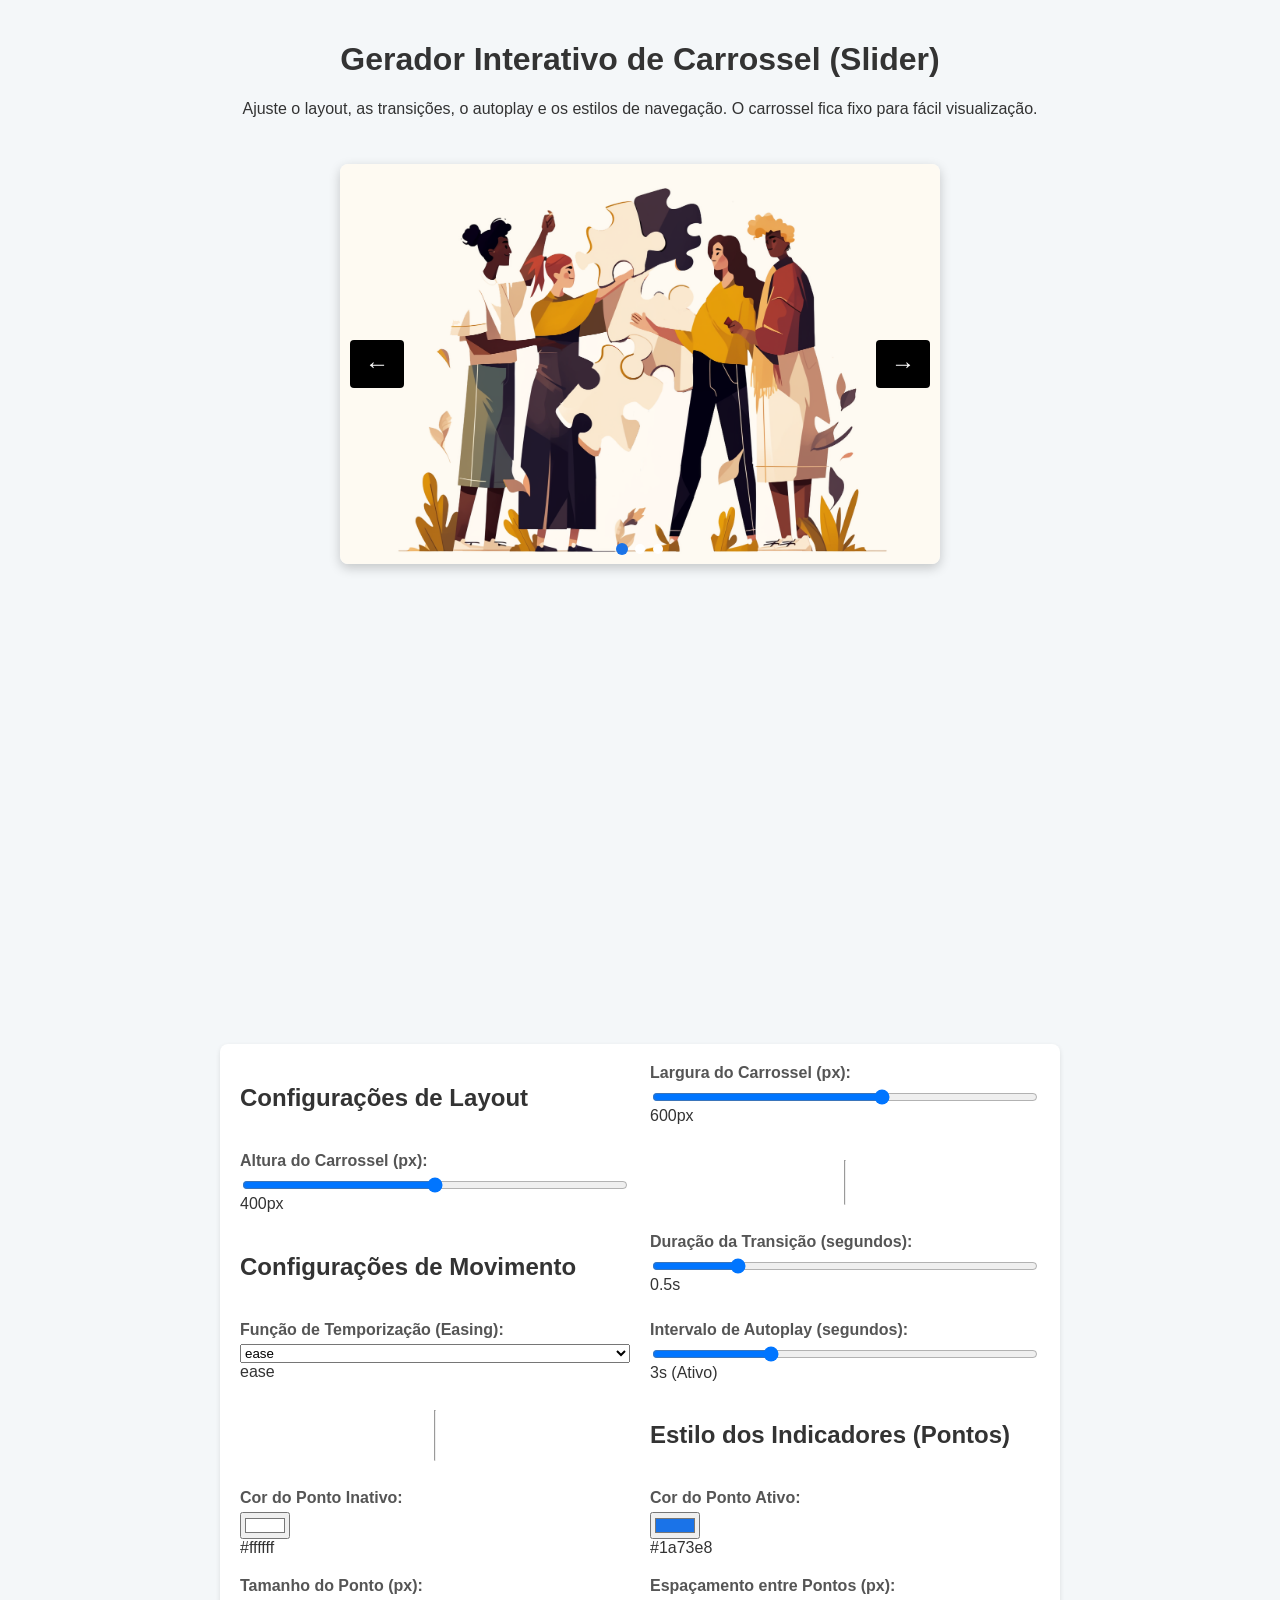
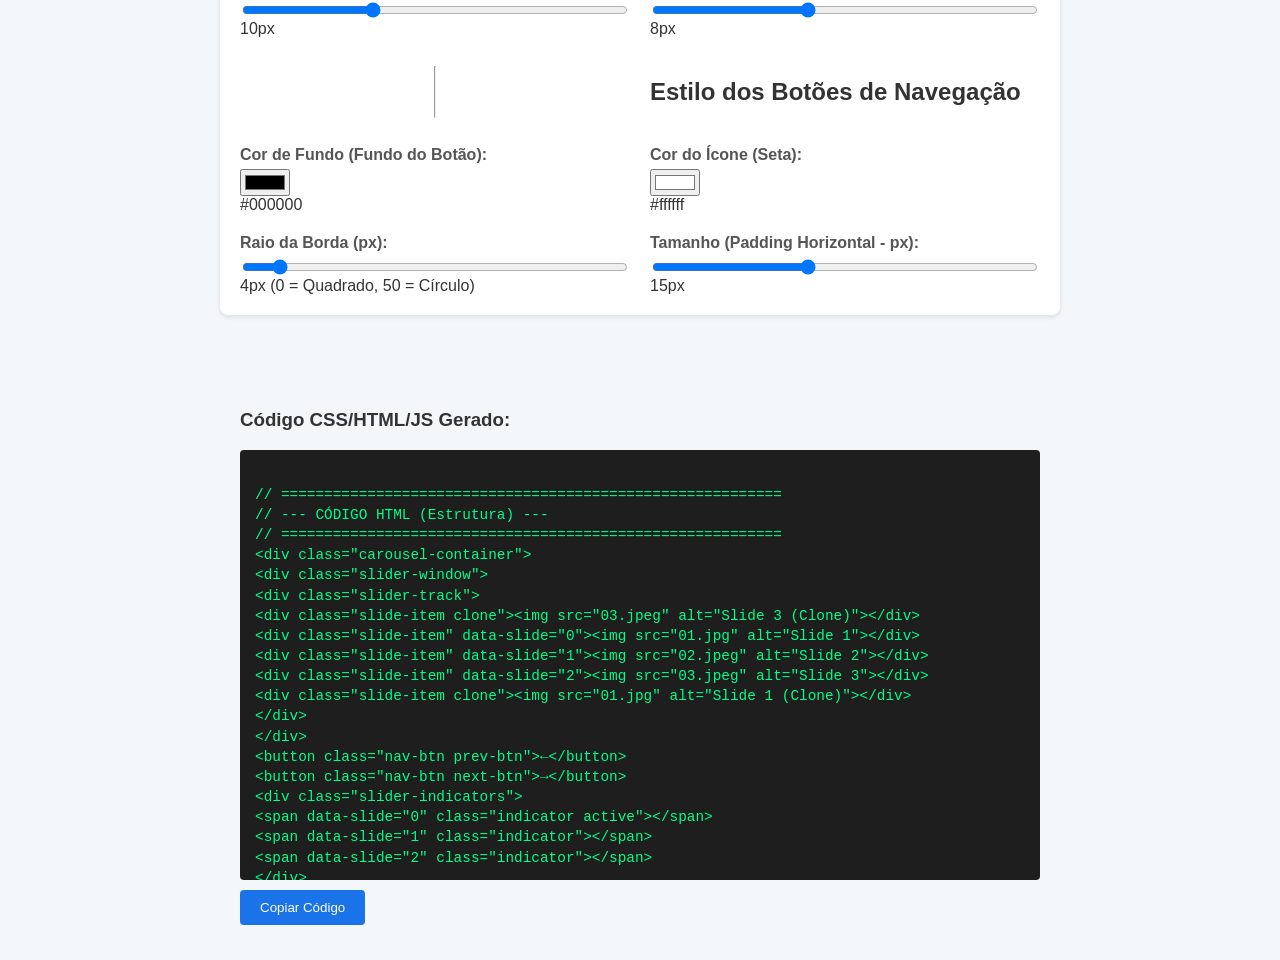
<file: carrossel/index.html>
<!DOCTYPE html>
<html lang="pt-BR">
<head>
    <meta charset="UTF-8">
    <meta name="viewport" content="width=device-width, initial-scale=1.0">
    <title>Gerador de Carrossel CSS/JS</title>
    <link rel="stylesheet" href="style.css">
</head>
<body>

    <header>
        <h1>Gerador Interativo de Carrossel (Slider)</h1>
        <p>Ajuste o layout, as transições, o autoplay e os estilos de navegação. O carrossel fica fixo para fácil visualização.</p>
    </header>

    <main>
        
        <div id="carousel-container">
            <div id="slider-window">
                <div id="slider-track">
                    <div class="slide-item clone">
                        <img src="./imagens/03.jpeg" alt="Terceiro Slide (Clone)">
                    </div>
                    
                    <div class="slide-item" data-index="0">
                        <img src="./imagens/01.jpg" alt="Primeiro Slide">
                    </div>
                    <div class="slide-item" data-index="1">
                        <img src="./imagens/02.jpeg" alt="Segundo Slide">
                    </div>
                    <div class="slide-item" data-index="2">
                        <img src="./imagens/03.jpeg" alt="Terceiro Slide">
                    </div>
                    
                    <div class="slide-item clone">
                        <img src="./imagens/01.jpg" alt="Primeiro Slide (Clone)">
                    </div>
                </div>
            </div>
            
            <button id="prev-btn" class="nav-btn">←</button>
            <button id="next-btn" class="nav-btn">→</button>
            
            <div id="slider-indicators">
                <span data-slide="0" class="indicator active"></span>
                <span data-slide="1" class="indicator"></span>
                <span data-slide="2" class="indicator"></span>
            </div>
        </div>
        
        <div id="controls">
            <h2>Configurações de Layout</h2>
            
            <div class="control-group">
                <label for="slideWidth">Largura do Carrossel (px):</label>
                <input type="range" id="slideWidth" min="300" max="800" value="600" step="10">
                <span id="slideWidth-value">600px</span>
            </div>

            <div class="control-group">
                <label for="slideHeight">Altura do Carrossel (px):</label>
                <input type="range" id="slideHeight" min="200" max="600" value="400" step="10">
                <span id="slideHeight-value">400px</span>
            </div>
            
            <hr>

            <h2>Configurações de Movimento</h2>
            
            <div class="control-group">
                <label for="transitionDuration">Duração da Transição (segundos):</label>
                <input type="range" id="transitionDuration" min="0.1" max="2.0" value="0.5" step="0.1">
                <span id="transitionDuration-value">0.5s</span>
            </div>

            <div class="control-group">
                <label for="timingFunction">Função de Temporização (Easing):</label>
                <select id="timingFunction">
                    <option value="ease">ease</option>
                    <option value="linear">linear</option>
                    <option value="ease-in">ease-in</option>
                    <option value="ease-out">ease-out</option>
                    <option value="ease-in-out">ease-in-out</option>
                </select>
                <span id="timingFunction-value">ease</span>
            </div>
            
            <div class="control-group">
                <label for="autoplayInterval">Intervalo de Autoplay (segundos):</label>
                <input type="range" id="autoplayInterval" min="0" max="10" value="3" step="0.5">
                <span id="autoplayInterval-value">3s (0 para Desativar)</span>
            </div>

            <hr>

            <h2>Estilo dos Indicadores (Pontos)</h2>

            <div class="control-group color-control">
                <label for="indicatorColor">Cor do Ponto Inativo:</label>
                <input type="color" id="indicatorColor" value="#ffffff">
                <span id="indicatorColor-value">#ffffff</span>
            </div>

            <div class="control-group color-control">
                <label for="indicatorActiveColor">Cor do Ponto Ativo:</label>
                <input type="color" id="indicatorActiveColor" value="#1a73e8">
                <span id="indicatorActiveColor-value">#1a73e8</span>
            </div>
            
            <div class="control-group">
                <label for="indicatorSize">Tamanho do Ponto (px):</label>
                <input type="range" id="indicatorSize" min="5" max="20" value="10" step="1">
                <span id="indicatorSize-value">10px</span>
            </div>
            
            <div class="control-group">
                <label for="indicatorSpacing">Espaçamento entre Pontos (px):</label>
                <input type="range" id="indicatorSpacing" min="0" max="20" value="8" step="1">
                <span id="indicatorSpacing-value">8px</span>
            </div>

            <hr>

            <h2>Estilo dos Botões de Navegação</h2>

            <div class="control-group color-control">
                <label for="btnBgColor">Cor de Fundo (Fundo do Botão):</label>
                <input type="color" id="btnBgColor" value="#000000">
                <span id="btnBgColor-value">#000000</span>
            </div>

            <div class="control-group color-control">
                <label for="btnIconColor">Cor do Ícone (Seta):</label>
                <input type="color" id="btnIconColor" value="#ffffff">
                <span id="btnIconColor-value">#ffffff</span>
            </div>
            
            <div class="control-group">
                <label for="btnBorderRadius">Raio da Borda (px):</label>
                <input type="range" id="btnBorderRadius" min="0" max="50" value="4" step="1">
                <span id="btnBorderRadius-value">4px (0 = Quadrado, 50 = Círculo)</span>
            </div>
            
            <div class="control-group">
                <label for="btnPadding">Tamanho (Padding Horizontal - px):</label>
                <input type="range" id="btnPadding" min="5" max="30" value="15" step="1">
                <span id="btnPadding-value">15px</span>
            </div>
            
        </div>
        
        <div id="css-result-container">
            <h3>Código CSS/HTML/JS Gerado:</h3>
            <code id="css-code" style="min-height: 200px;"></code>
            <button id="copy-button">Copiar Código</button>
        </div>
        
    </main>

    <script src="script.js"></script>
</body>
</html>
</file>
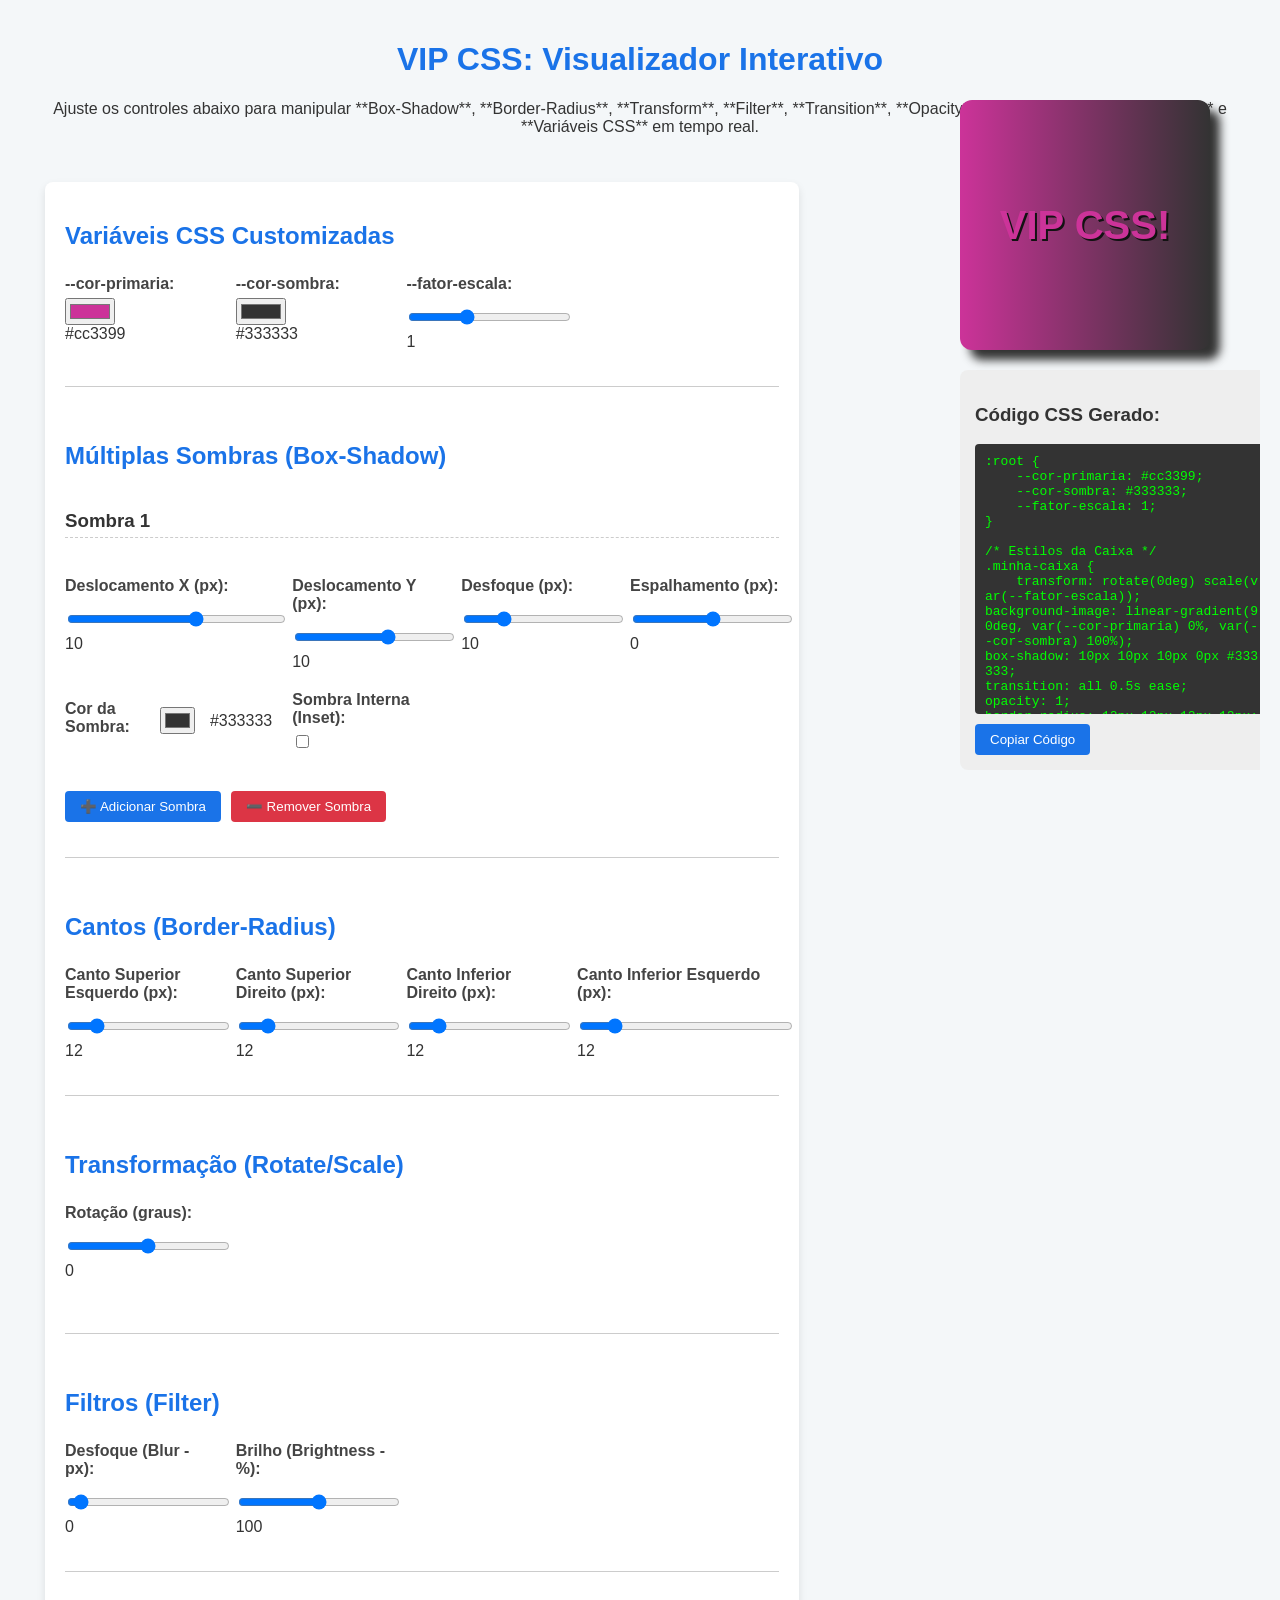
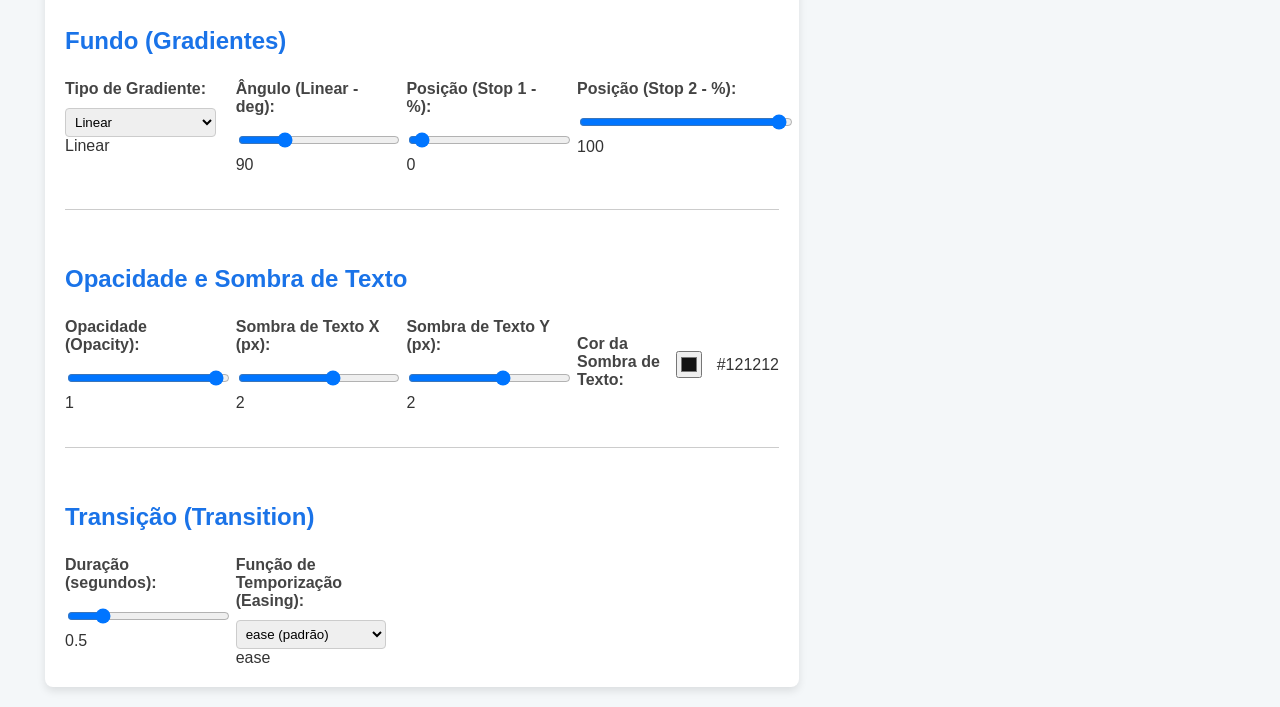
<file: VIP CSS/index.html>
<!DOCTYPE html>
<html lang="pt-BR">
<head>
    <meta charset="UTF-8">
    <meta name="viewport" content="width=device-width, initial-scale=1.0">
    <title>VIP CSS - Visualizador Interativo de Propriedades CSS</title>
    <link rel="stylesheet" href="style.css">
</head>
<body>

    <header>
        <h1>VIP CSS: Visualizador Interativo</h1>
        <p>Ajuste os controles abaixo para manipular **Box-Shadow**, **Border-Radius**, **Transform**, **Filter**, **Transition**, **Opacity**, **Text-Shadow**, **Gradientes** e **Variáveis CSS** em tempo real.</p>
    </header>

    <div class="fixed-panel">
        <div id="target-box">
            <span>VIP CSS!</span>
        </div>
        
        <div id="css-result-container">
            <h3>Código CSS Gerado:</h3>
            <code id="css-code"></code>
            <button id="copy-button">Copiar Código</button>
        </div>
    </div>
    <main>
        
        <div id="controls">
            
            <h2>Variáveis CSS Customizadas</h2>
            <div class="control-group">
                <label for="varPrimaryColor">--cor-primaria:</label>
                <input type="color" id="varPrimaryColor" value="#cc3399">
                <span id="varPrimaryColor-value">#cc3399</span>
            </div>
            
            <div class="control-group">
                <label for="varShadowColor">--cor-sombra:</label>
                <input type="color" id="varShadowColor" value="#333333">
                <span id="varShadowColor-value">#333333</span>
            </div>

            <div class="control-group">
                <label for="varScaleFactor">--fator-escala:</label>
                <input type="range" id="varScaleFactor" min="0.5" max="2.0" value="1.0" step="0.05">
                <span id="varScaleFactor-value">1.0</span>
            </div>

            <hr>

            <h2>Múltiplas Sombras (Box-Shadow)</h2>
            <div id="shadow-controls-container" style="grid-column: 1 / -1;">
                </div>
            <div style="grid-column: 1 / -1; display: flex; gap: 10px; margin-top: 10px;">
                <button id="addShadowButton" type="button">➕ Adicionar Sombra</button>
                <button id="removeShadowButton" type="button" disabled>➖ Remover Sombra</button>
            </div>
            
            <hr>

            <h2>Cantos (Border-Radius)</h2>
            <div class="control-group">
                <label for="radiusTopLeft">Canto Superior Esquerdo (px):</label>
                <input type="range" id="radiusTopLeft" min="0" max="100" value="12">
                <span id="radiusTopLeft-value">12</span>
            </div>

            <div class="control-group">
                <label for="radiusTopRight">Canto Superior Direito (px):</label>
                <input type="range" id="radiusTopRight" min="0" max="100" value="12">
                <span id="radiusTopRight-value">12</span>
            </div>

            <div class="control-group">
                <label for="radiusBottomRight">Canto Inferior Direito (px):</label>
                <input type="range" id="radiusBottomRight" min="0" max="100" value="12">
                <span id="radiusBottomRight-value">12</span>
            </div>

            <div class="control-group">
                <label for="radiusBottomLeft">Canto Inferior Esquerdo (px):</label>
                <input type="range" id="radiusBottomLeft" min="0" max="100" value="12">
                <span id="radiusBottomLeft-value">12</span>
            </div>

            <hr>

            <h2>Transformação (Rotate/Scale)</h2>
            <div class="control-group">
                <label for="rotateAngle">Rotação (graus):</label>
                <input type="range" id="rotateAngle" min="-180" max="180" value="0">
                <span id="rotateAngle-value">0</span>
            </div>

            <div class="control-group" style="visibility: hidden;">
                <label for="scaleFactor">Escala (Fator - OBSOLETO):</label>
                <input type="range" id="scaleFactor" min="0.5" max="2.0" value="1.0" step="0.05">
                <span id="scaleFactor-value">1.0</span>
            </div>
            
            <hr>

            <h2>Filtros (Filter)</h2>
            <div class="control-group">
                <label for="filterBlur">Desfoque (Blur - px):</label>
                <input type="range" id="filterBlur" min="0" max="10" value="0" step="0.5">
                <span id="filterBlur-value">0</span>
            </div>

            <div class="control-group">
                <label for="filterBrightness">Brilho (Brightness - %):</label>
                <input type="range" id="filterBrightness" min="0" max="200" value="100" step="10">
                <span id="filterBrightness-value">100</span>
            </div>
            
            <hr>
            
            <h2>Fundo (Gradientes)</h2>
            
            <div class="control-group">
                <label for="gradientType">Tipo de Gradiente:</label>
                <select id="gradientType">
                    <option value="linear">Linear</option>
                    <option value="radial">Radial</option>
                </select>
                <span id="gradientType-value">Linear</span>
            </div>

            <div class="control-group">
                <label for="gradientAngle">Ângulo (Linear - deg):</label>
                <input type="range" id="gradientAngle" min="0" max="360" value="90">
                <span id="gradientAngle-value">90</span>
            </div>
            
            <div class="control-group">
                <label for="stop1">Posição (Stop 1 - %):</label>
                <input type="range" id="stop1" min="0" max="100" value="0">
                <span id="stop1-value">0</span>
            </div>

            <div class="control-group">
                <label for="stop2">Posição (Stop 2 - %):</label>
                <input type="range" id="stop2" min="0" max="100" value="100">
                <span id="stop2-value">100</span>
            </div>
            
            <hr>

            <h2>Opacidade e Sombra de Texto</h2>
            <div class="control-group">
                <label for="opacityValue">Opacidade (Opacity):</label>
                <input type="range" id="opacityValue" min="0" max="1.0" value="1.0" step="0.05">
                <span id="opacityValue-value">1.0</span>
            </div>

            <div class="control-group">
                <label for="textShadowX">Sombra de Texto X (px):</label>
                <input type="range" id="textShadowX" min="-10" max="10" value="2">
                <span id="textShadowX-value">2</span>
            </div>
            
            <div class="control-group">
                <label for="textShadowY">Sombra de Texto Y (px):</label>
                <input type="range" id="textShadowY" min="-10" max="10" value="2">
                <span id="textShadowY-value">2</span>
            </div>
            
            <div class="control-group color-control">
                <label for="textShadowColor">Cor da Sombra de Texto:</label>
                <input type="color" id="textShadowColor" value="#121212">
                <span id="textShadowColor-value">#121212</span>
            </div>

            <hr>

            <h2>Transição (Transition)</h2>
            <div class="control-group">
                <label for="transitionDuration">Duração (segundos):</label>
                <input type="range" id="transitionDuration" min="0" max="3.0" value="0.5" step="0.1">
                <span id="transitionDuration-value">0.5</span>
            </div>

            <div class="control-group">
                <label for="transitionTimingFunction">Função de Temporização (Easing):</label>
                <select id="transitionTimingFunction">
                    <option value="ease">ease (padrão)</option>
                    <option value="linear">linear</option>
                    <option value="ease-in">ease-in</option>
                    <option value="ease-out">ease-out</option>
                    <option value="ease-in-out">ease-in-out</option>
                </select>
                <span id="transitionTimingFunction-value">ease</span>
            </div>

        </div>

    </main>

    <script src="script.js"></script>
</body>
</html>
</file>
<file: carrossel/style.css>
/* Variáveis Padrão: Serão sobrescritas pelo JavaScript no :root */
:root {
    /* Layout */
    --slide-width: 600px;
    --slide-height: 400px;
    /* Movimento */
    --transition-duration: 0.5s;
    --timing-function: ease;
    /* Indicadores (Pontos) */
    --indicator-inactive-color: rgba(255, 255, 255, 0.5);
    --indicator-active-color: #1a73e8;
    --indicator-size: 10px;
    --indicator-spacing: 8px;
    /* Botões de Navegação */
    --btn-bg-color: rgba(0, 0, 0, 0.5);
    --btn-icon-color: #ffffff;
    --btn-radius: 4px;
    --btn-padding: 15px;
}

body {
    font-family: Arial, sans-serif;
    background-color: #f4f7f9;
    color: #333;
    margin: 0;
    padding: 20px;
    display: flex;
    flex-direction: column;
    align-items: center;
}

header {
    text-align: center;
    margin-bottom: 30px;
}

main {
    width: 90%;
    max-width: 1000px;
    display: flex;
    flex-direction: column;
    align-items: center;
    gap: 30px;
}

/* --- CARROSSEL FIXO/STICKY --- */
#carousel-container {
    width: var(--slide-width);
    height: var(--slide-height);
    margin: 0 auto;
    position: relative;
    
    position: sticky; 
    top: 20px; 
    z-index: 100; 
    
    box-shadow: 0 4px 12px rgba(0, 0, 0, 0.2); 
    border-radius: 8px; 
    overflow: hidden; 
}

#slider-window {
    width: var(--slide-width); 
    height: var(--slide-height); 
    overflow: hidden;
    position: relative;
}

#slider-track {
    display: flex;
    /* O JS controlará o transition para o Looping Suave */
    transition: transform var(--transition-duration) var(--timing-function);
    width: fit-content;
}

.slide-item {
    flex-shrink: 0;
    width: var(--slide-width);
    height: var(--slide-height);
}

.slide-item img {
    width: 100%;
    height: 100%;
    display: block;
    object-fit: cover;
}

/* Navegação - Botões (Setas) */
.nav-btn {
    position: absolute;
    top: 50%;
    transform: translateY(-50%);
    
    background: var(--btn-bg-color); 
    color: var(--btn-icon-color); 
    border: none;
    
    padding: 10px var(--btn-padding); 
    border-radius: var(--btn-radius); 
    
    cursor: pointer;
    z-index: 10;
    font-size: 1.5em;
    transition: background 0.3s;
}

#prev-btn { left: 10px; }
#next-btn { right: 10px; }

.nav-btn:hover { background: rgba(0, 0, 0, 0.8); }

/* Indicadores (Pontos de Navegação) */
#slider-indicators {
    position: absolute;
    bottom: 10px;
    left: 50%;
    transform: translateX(-50%);
    display: flex;
    gap: var(--indicator-spacing); 
    z-index: 10;
}

.indicator {
    display: block;
    width: var(--indicator-size);
    height: var(--indicator-size);
    background: var(--indicator-inactive-color);
    border-radius: 50%;
    cursor: pointer;
    transition: background 0.3s, transform 0.2s;
}

.indicator.active {
    background: var(--indicator-active-color);
    transform: scale(1.2);
}

/* --- CONTROLES DE CONFIGURAÇÃO --- */
#controls {
    margin-top: calc(var(--slide-height) + 50px);
    
    display: grid;
    grid-template-columns: repeat(2, 1fr); 
    gap: 20px;
    padding: 20px;
    background-color: #fff;
    border-radius: 8px;
    box-shadow: 0 2px 5px rgba(0, 0, 0, 0.1);
    width: 100%;
    max-width: 800px;
}

.control-group {
    display: flex;
    flex-direction: column;
}

.control-group label {
    font-weight: bold;
    margin-bottom: 5px;
    color: #555;
}

/* --- BLOCO DE CÓDIGO GERADO (ESTILO DARK/VERDE) --- */
#css-result-container {
    width: 100%;
    max-width: 800px;
    padding: 15px;
    border-radius: 8px;
    margin-top: 30px;
}

#css-code {
    display: block;
    white-space: pre-wrap;
    word-break: break-all;
    
    background-color: #1e1e1e; 
    color: #00ff88; 
    
    padding: 15px;
    border-radius: 4px;
    margin-top: 10px;
    font-family: 'Consolas', 'Monaco', monospace; 
    max-height: 400px; 
    overflow-y: auto; 
    line-height: 1.4;
    font-size: 0.9em;
}

#copy-button {
    margin-top: 10px;
    padding: 10px 20px;
    background-color: #1a73e8;
    color: white;
    border: none;
    border-radius: 4px;
    cursor: pointer;
    transition: background-color 0.3s;
}

#copy-button:hover {
    background-color: #0d47a1;
}

/* --- RESPONSIVIDADE --- */
@media (max-width: 768px) {
    :root {
        --slide-width: 100%;
        --slide-height: 250px;
    }
    
    #controls {
        grid-template-columns: 1fr; 
    }
    
    header {
        margin-top: 20px;
    }
}
</file>
<file: VIP CSS/style.css>
body {
    font-family: Arial, sans-serif;
    background-color: #f4f7f9;
    color: #333;
    margin: 0;
    padding: 20px;
    display: flex;
    flex-direction: column;
    align-items: center;
}

header {
    text-align: center;
    margin-bottom: 30px;
}

h1 {
    color: #1a73e8;
}

/* FIXAÇÃO DA CAIXA E RESULTADOS */
.fixed-panel {
    position: fixed; 
    top: 100px;
    right: 20px;
    width: 300px; 
    z-index: 1000;
    
    /* CORREÇÃO PARA TELAS GRANDES */
    max-height: calc(100vh - 120px); 
    overflow-y: auto; 
}

/* CAIXA ALVO */
#target-box {
    width: 250px;
    height: 250px;
    background-color: #ffffff;
    border-radius: 12px;
    display: flex;
    justify-content: center;
    align-items: center;
    transition: all 0.5s ease-out; 
    margin-bottom: 20px; 
}

/* Estilizando o span de texto para Text-Shadow */
#target-box span {
    font-size: 2.5em; 
    font-weight: bold;
    color: #1a73e8;
    text-align: center;
    transition: all 0.5s ease-out;
}

/* CONTROLES */
#controls {
    display: grid;
    grid-template-columns: repeat(4, 1fr); 
    gap: 20px;
    padding: 20px;
    background-color: #fff;
    border-radius: 8px;
    box-shadow: 0 4px 8px rgba(0, 0, 0, 0.1);
    width: 60%;
    margin-right: 350px; 
    max-width: 800px;
}

#controls h2 {
    grid-column: 1 / -1;
    color: #1a73e8;
    margin: 10px 0 5px 0;
    padding-top: 10px;
}

#controls hr {
    grid-column: 1 / -1;
    border: none;
    border-top: 1px solid #ccc;
    margin: 15px 0;
}

.control-group {
    display: flex;
    flex-direction: column;
    align-items: flex-start;
}

.control-group label {
    font-weight: bold;
    margin-bottom: 5px;
    color: #444;
}

.control-group input[type="range"],
.control-group select {
    width: 100%;
    margin-top: 5px;
    padding: 5px;
    border: 1px solid #ccc;
    border-radius: 4px;
}

.color-control {
    flex-direction: row;
    align-items: center;
    gap: 15px;
}

/* RESULTADO CSS CONTAINER */
#css-result-container {
    background-color: #eee;
    padding: 15px;
    border-radius: 8px;
    width: 100%;
    margin-top: 10px; 
}

/* BLOCO DE CÓDIGO (Visibilidade Horizontal e Vertical) */
#css-code {
    display: block;
    white-space: pre-wrap;
    word-break: break-all;
    background-color: #333;
    color: #00ff00;
    padding: 10px;
    border-radius: 4px;
    margin-top: 10px;
    font-family: monospace;
    
    /* CORREÇÃO PARA ROLAGEM INTERNA */
    max-height: 250px; 
    overflow-y: auto;  
}

#copy-button, #addShadowButton, #removeShadowButton {
    background-color: #1a73e8;
    color: white;
    border: none;
    padding: 8px 15px;
    margin-top: 10px;
    border-radius: 4px;
    cursor: pointer;
    transition: background-color 0.3s;
}
#removeShadowButton {
    background-color: #dc3545;
}
#removeShadowButton:disabled {
    background-color: #adb5bd;
    cursor: not-allowed;
}

#copy-button:hover {
    background-color: #0056b3;
}
#addShadowButton:hover {
    background-color: #0056b3;
}
#removeShadowButton:hover:not(:disabled) {
    background-color: #c82333;
}

/* --- RESPONSIVIDADE (MEDIA QUERIES) --- */

@media (max-width: 768px) {
    body {
        padding: 10px;
    }

    /* 1. Mudar o Painel Fixo para ser empilhado (Static) */
    .fixed-panel {
        position: static; 
        width: 100%;
        margin-bottom: 20px;
        order: -1; 
        max-height: none; 
        overflow-y: visible; 
    }

    /* 2. Ajustar a Caixa de Teste para ocupar a largura total do painel */
    #target-box {
        width: 100%;
        height: 150px; 
    }
    
    #target-box span {
        font-size: 1.8em;
    }

    /* 3. Ajustar o Contêiner de Controles */
    #controls {
        grid-template-columns: repeat(2, 1fr); 
        gap: 15px;
        width: 100%;
        margin-right: 0; 
        padding: 15px;
    }

    /* 4. Garantir que os Títulos e Separadores ocupem toda a linha */
    #controls h2, 
    #controls hr {
        grid-column: 1 / -1;
    }
    
    .control-group.color-control {
        flex-direction: column;
        align-items: flex-start;
    }

    /* 5. Ajuste de altura do código para telas menores */
    #css-code {
        max-height: 150px; 
    }
}
</file>
